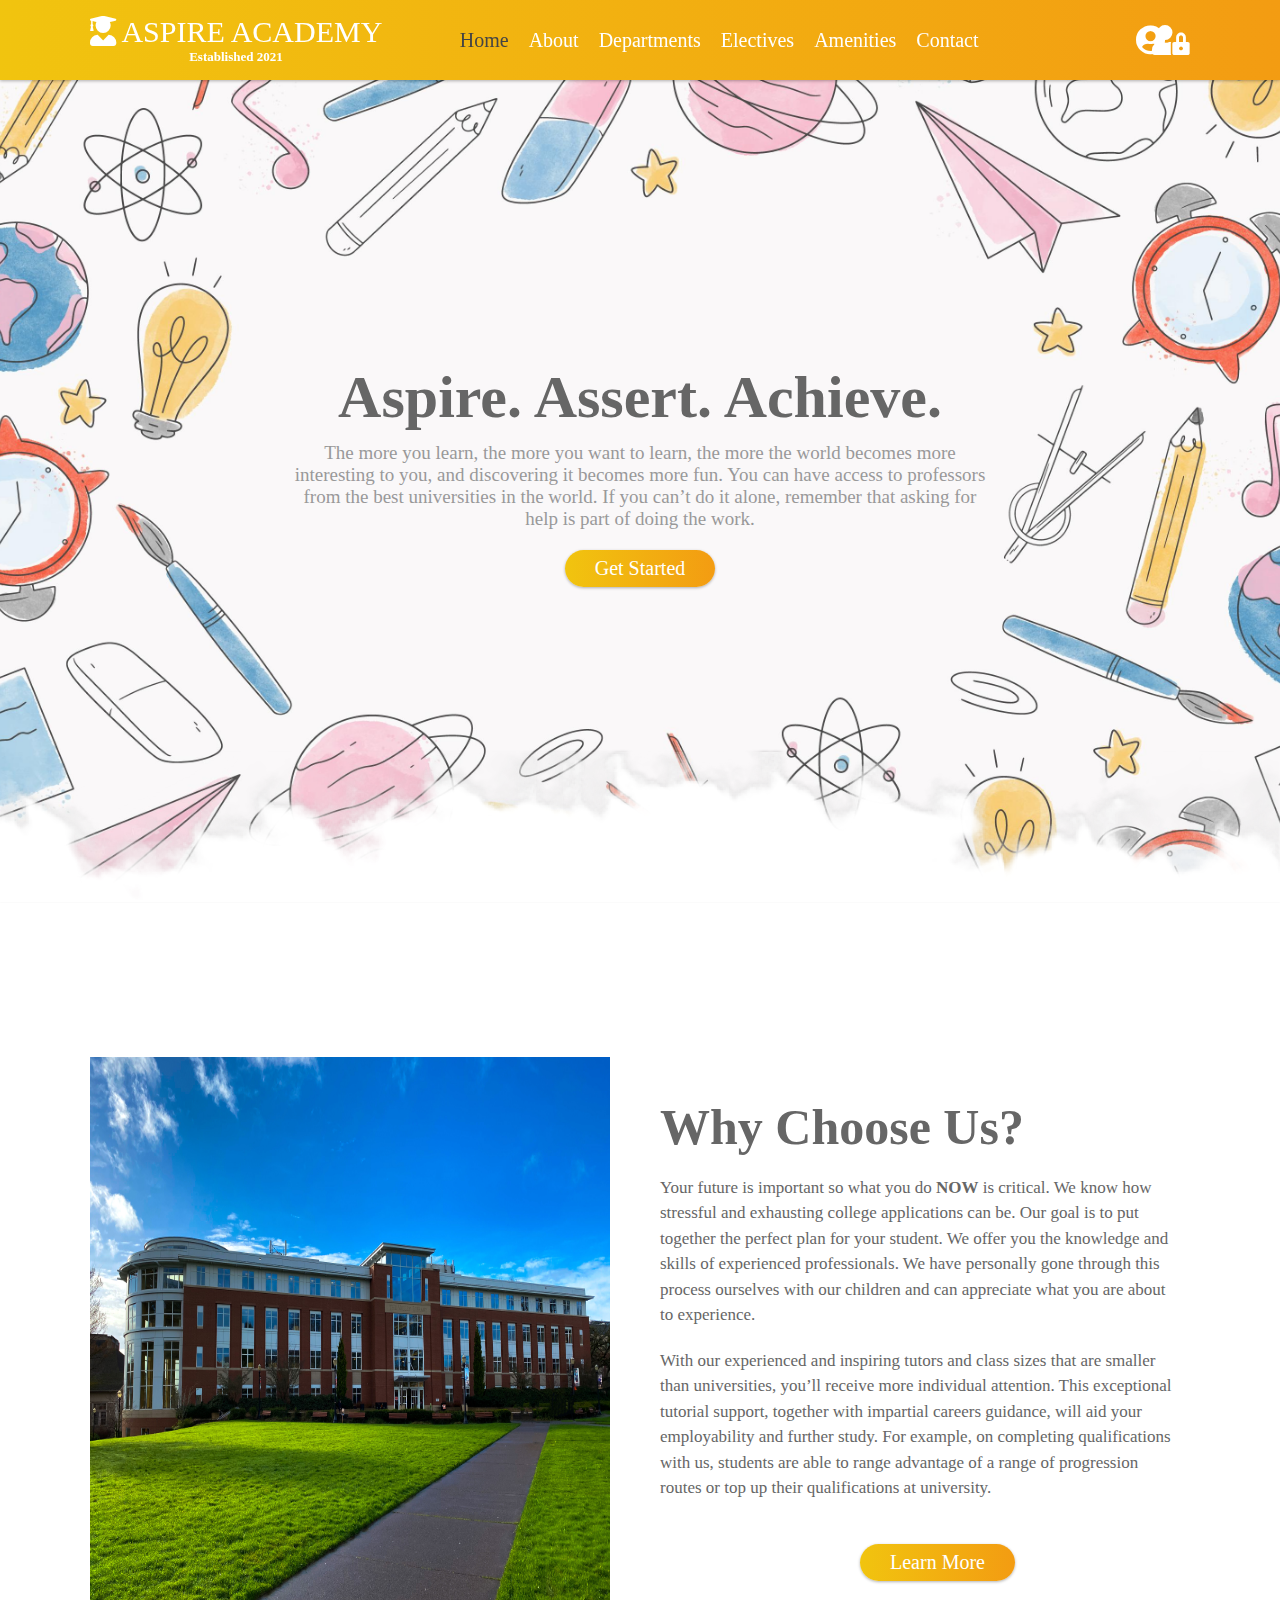
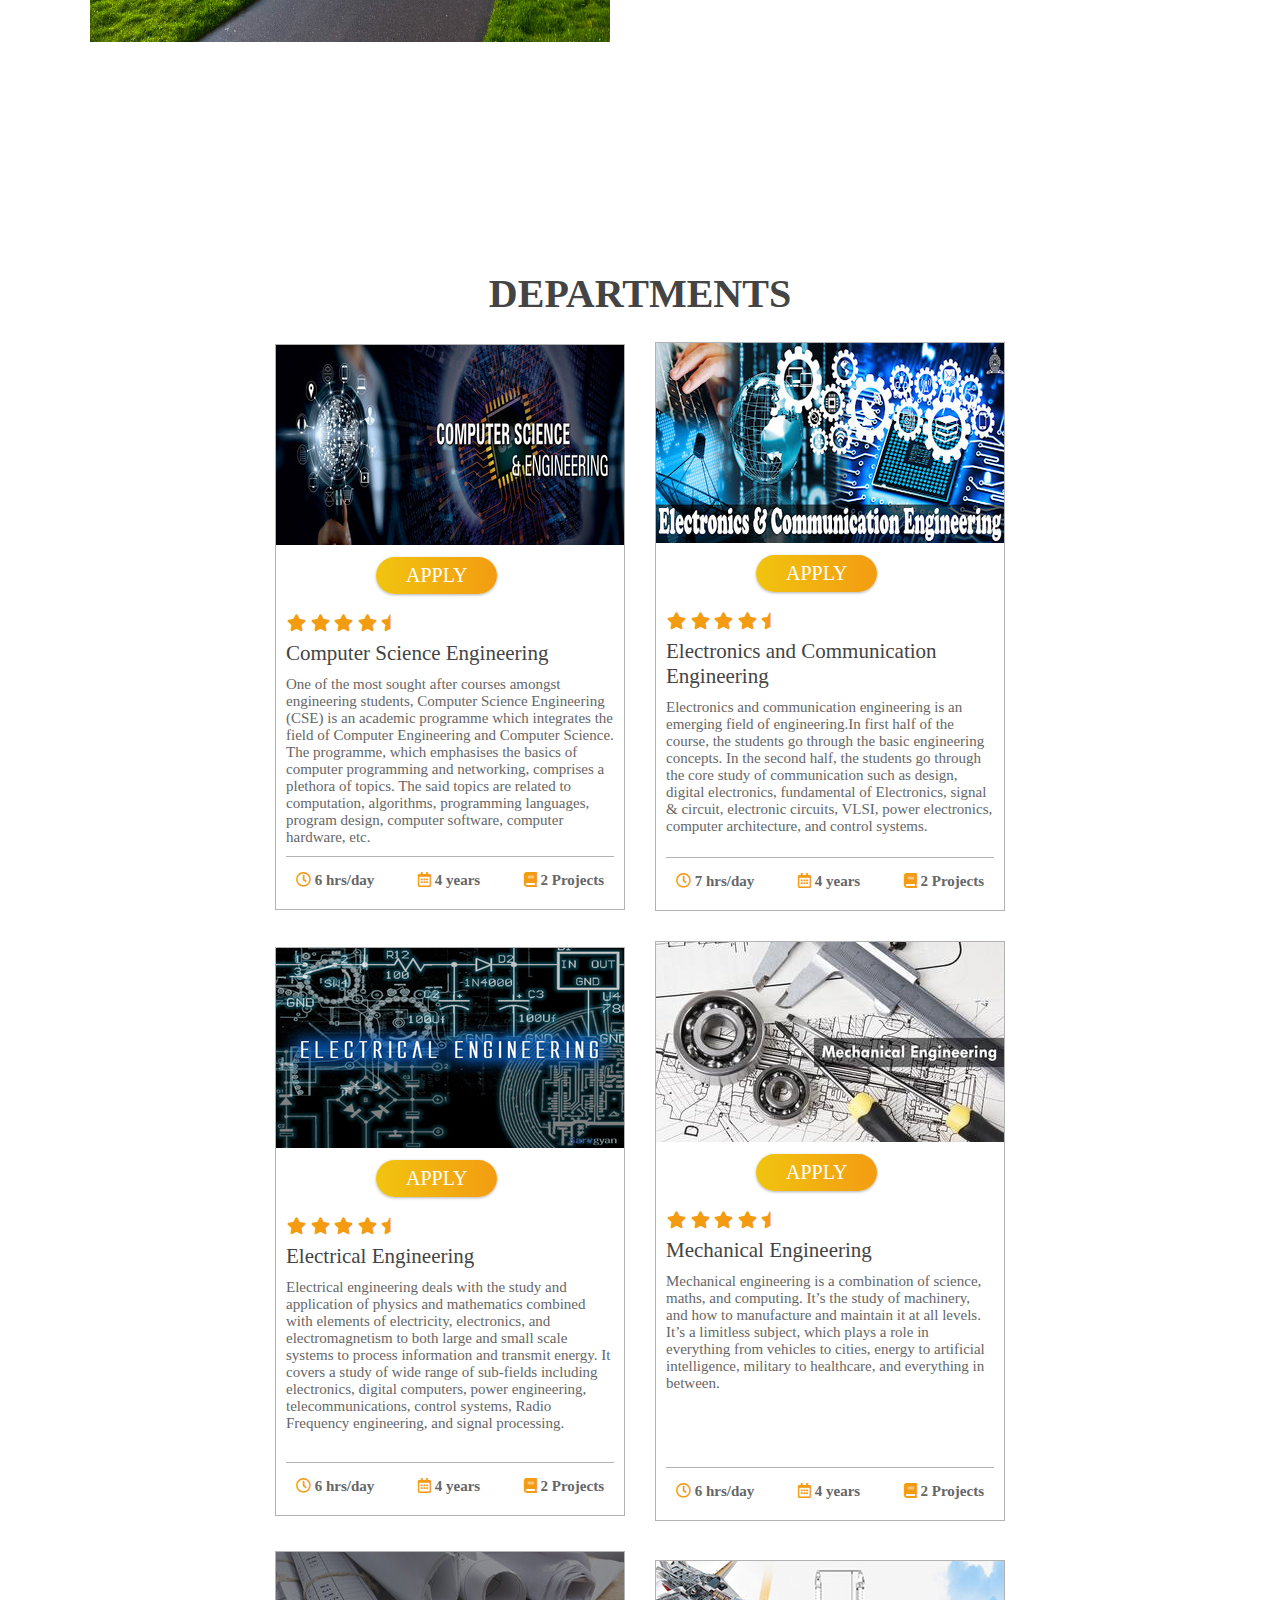
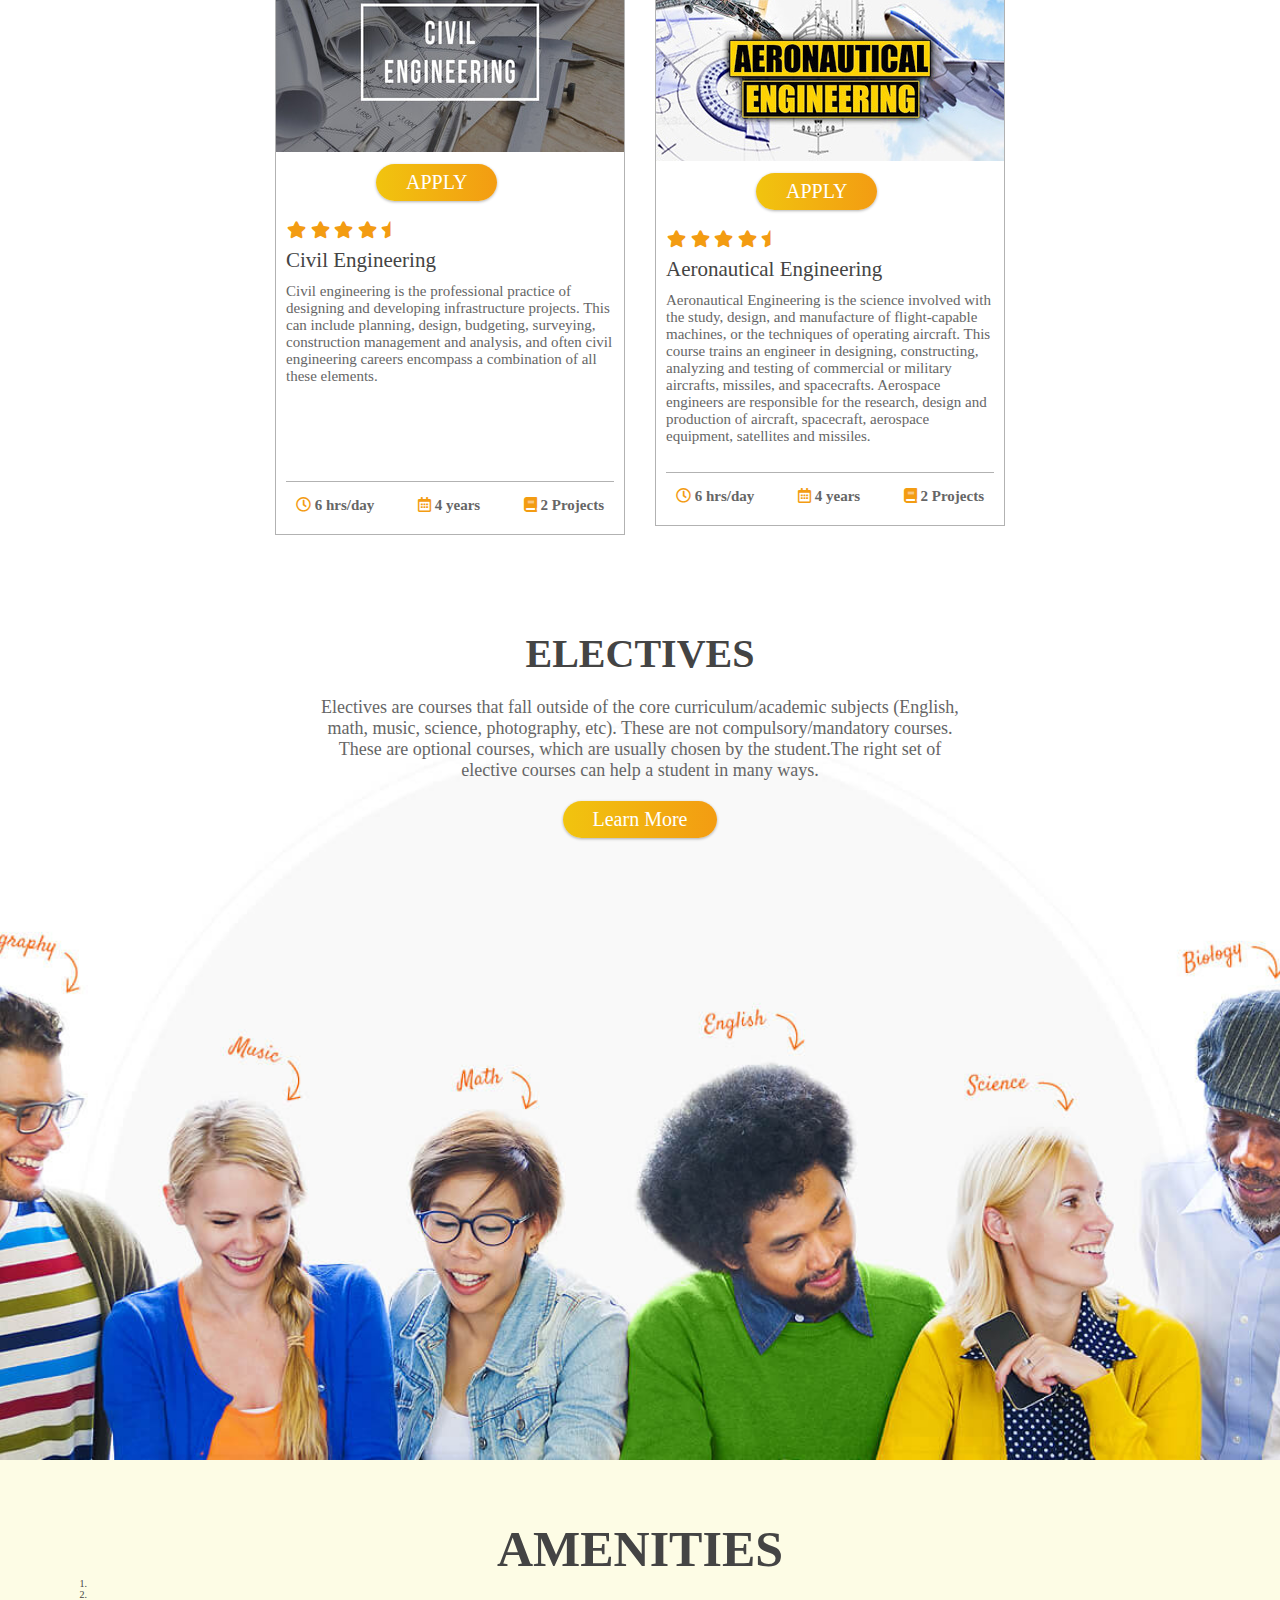
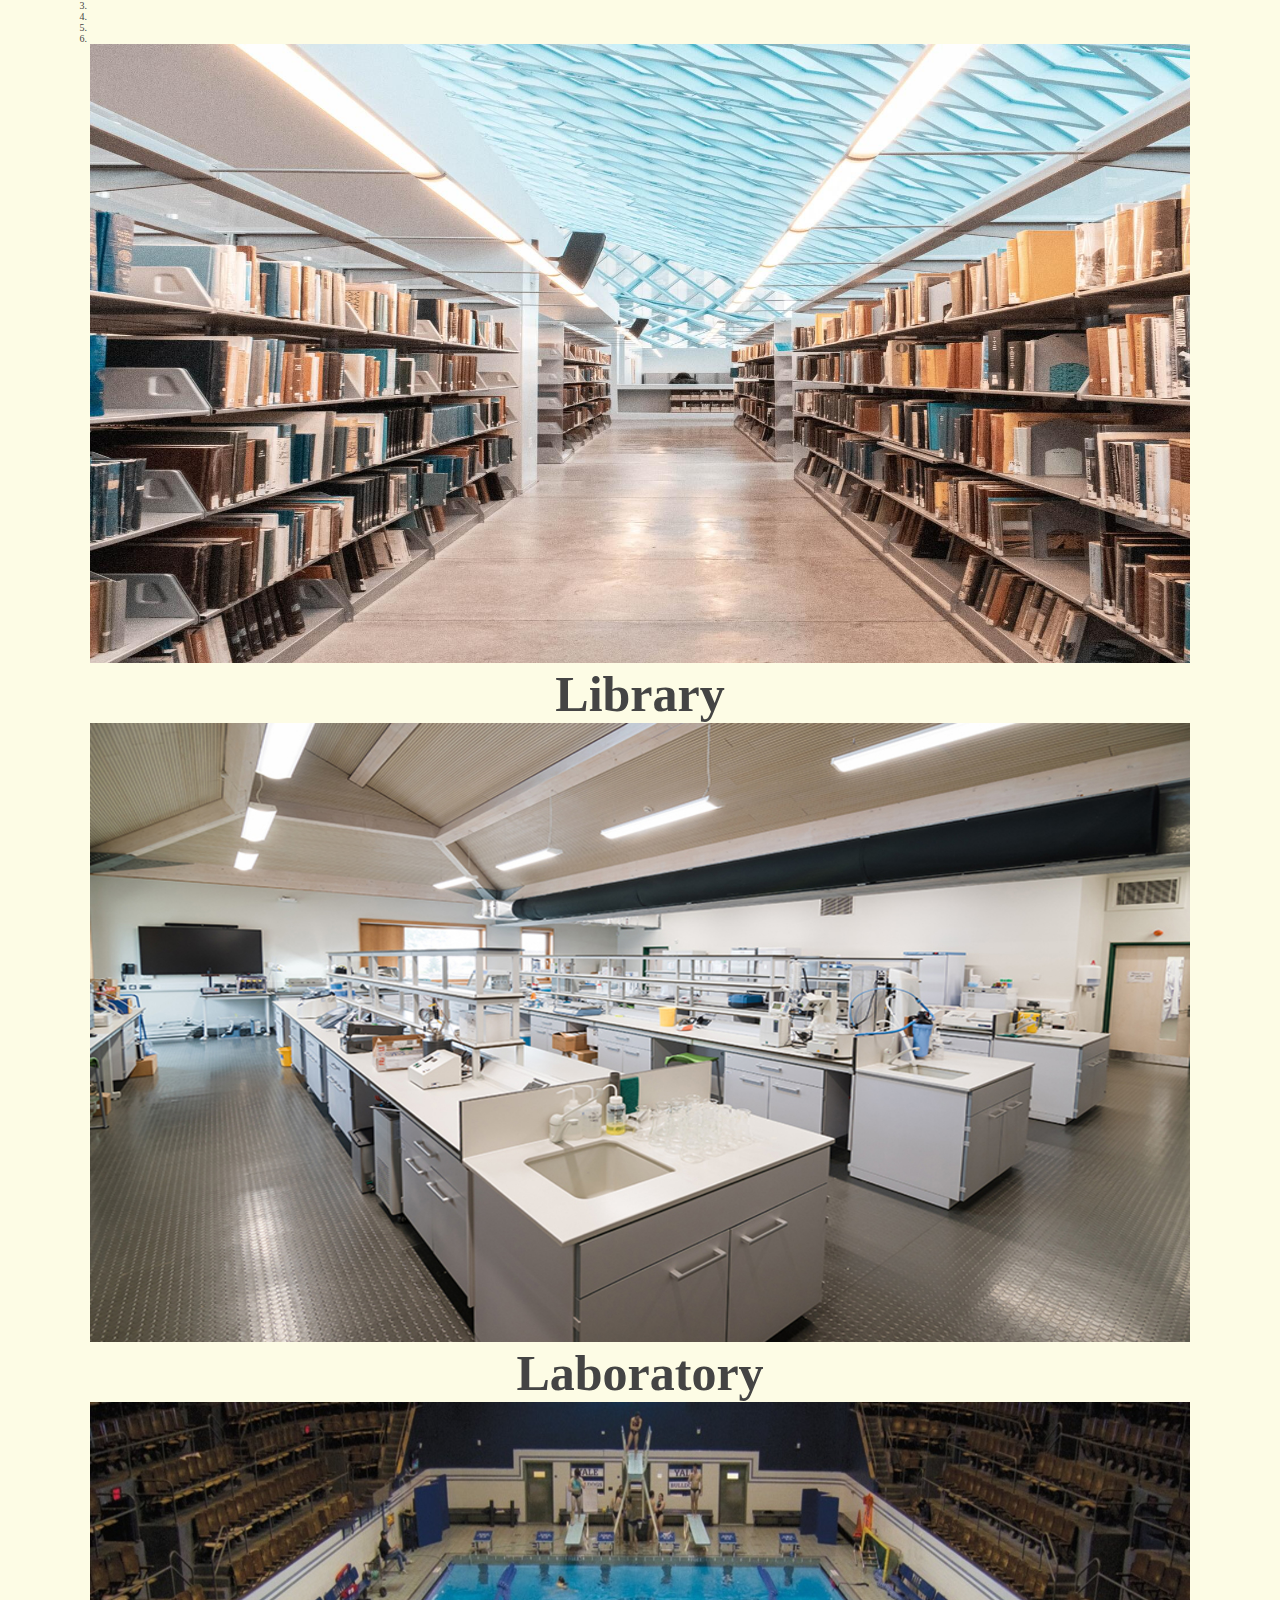
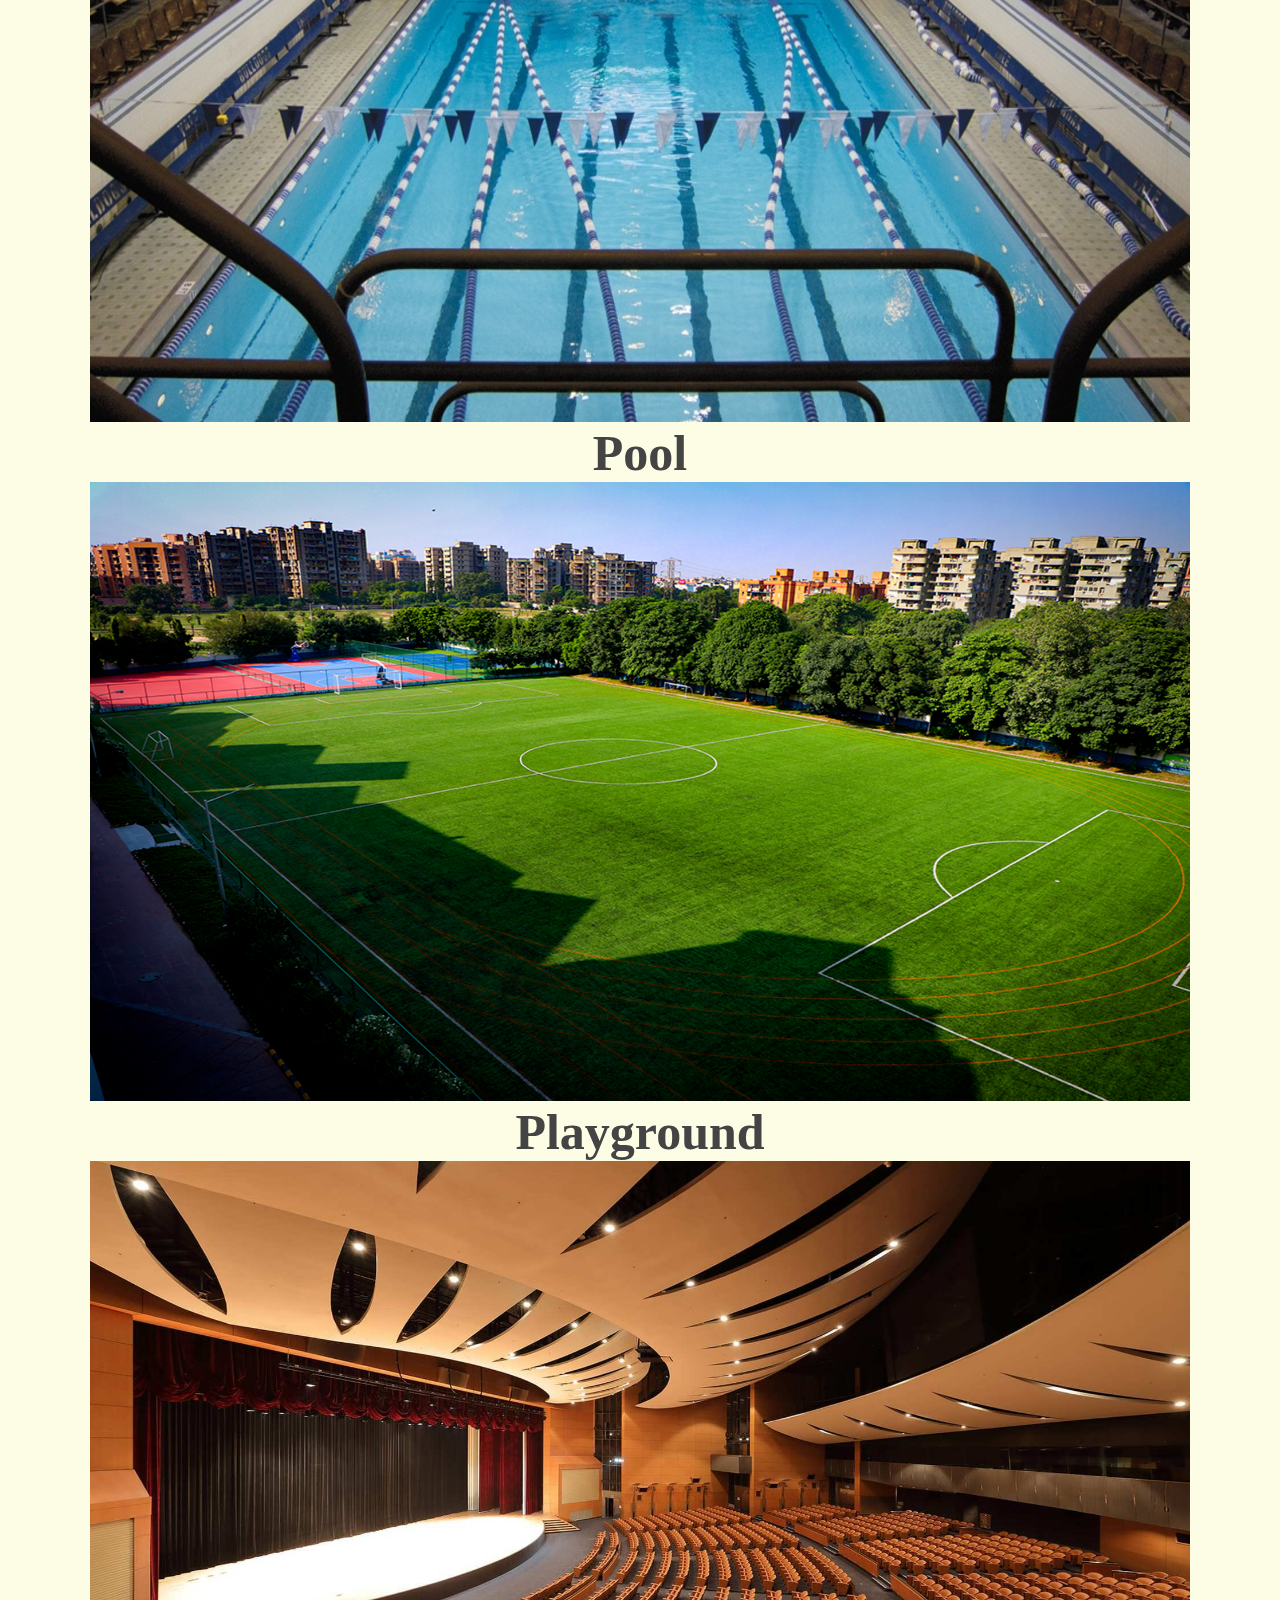
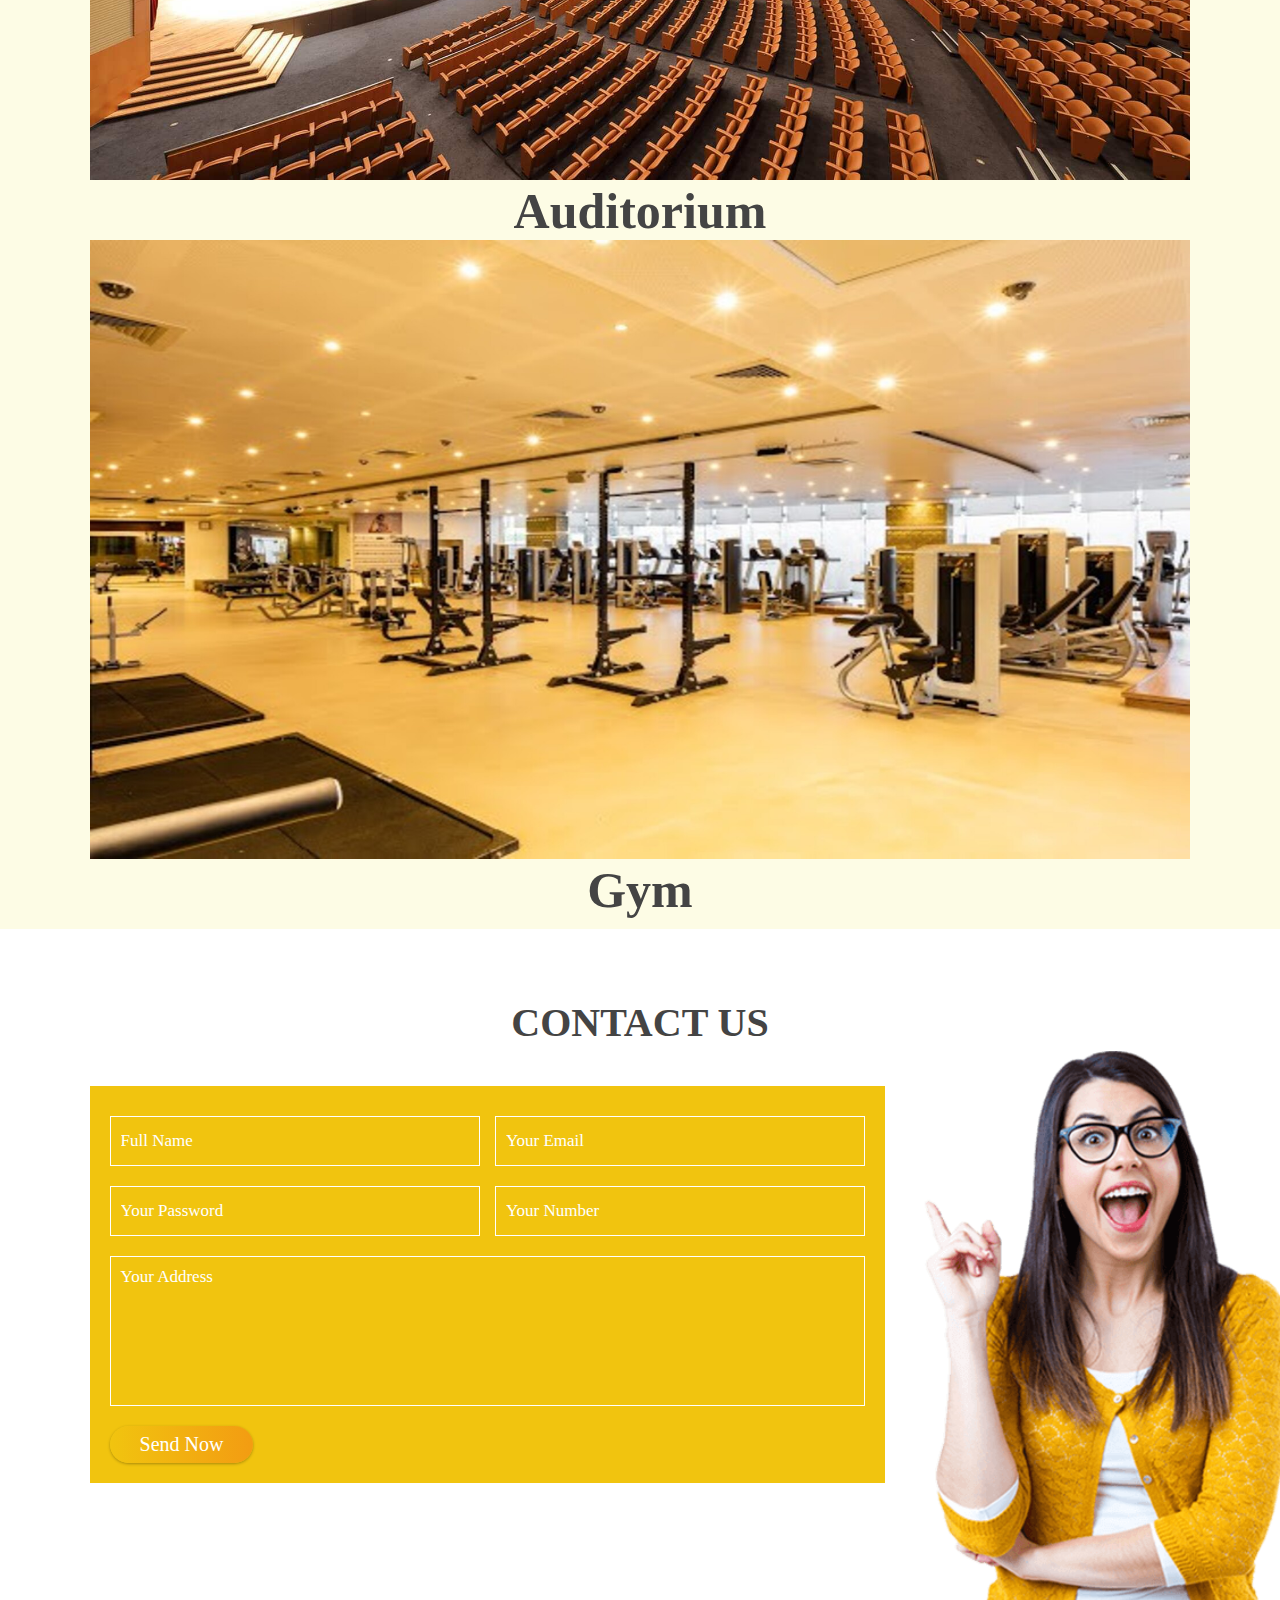
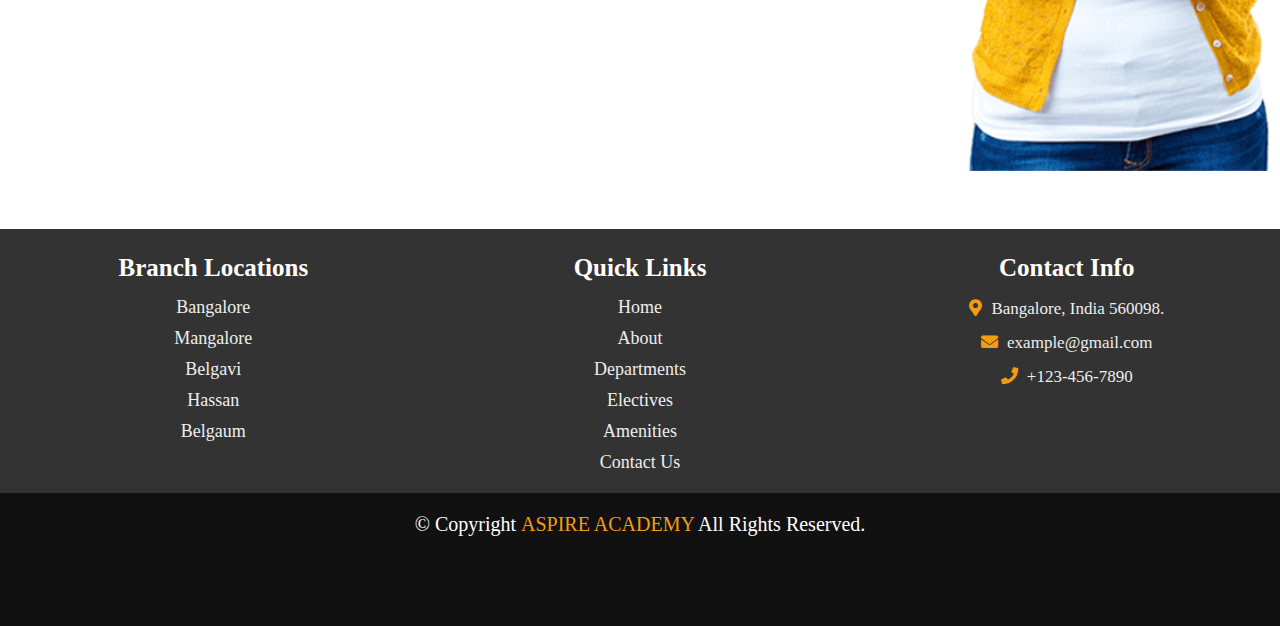
<file: index.html>
<!DOCTYPE html>
<html lang="en">
<head>
    <meta charset="UTF-8">
    <meta name="viewport" content="width=device-width, initial-scale=1.0">
    <title>ASPIRE ACADEMY</title>


    <!-- google fonts cdn link  -->
    <link rel="preconnect" href="https://fonts.gstatic.com">
    <link href="https://fonts.googleapis.com/css2?family=Montserrat:wght@100&family=Ubuntu:wght@300&display=swap" rel="stylesheet">


    <!-- font awesome cdn link  -->
    <link rel="stylesheet" href="https://cdnjs.cloudflare.com/ajax/libs/font-awesome/5.15.2/css/all.min.css">

    <!-- custom css file link  -->
    <link href="https://cdn.jsdelivr.net/npm/bootstrap@5.1.1/dist/css/bootstrap.min.css" rel="stylesheet" integrity="sha384-F3w7mX95PdgyTmZZMECAngseQB83DfGTowi0iMjiWaeVhAn4FJkqJByhZMI3AhiU" crossorigin="anonymous">
  <script src="https://cdn.jsdelivr.net/npm/bootstrap@5.1.1/dist/js/bootstrap.bundle.min.js" integrity="sha384-/bQdsTh/da6pkI1MST/rWKFNjaCP5gBSY4sEBT38Q/9RBh9AH40zEOg7Hlq2THRZ" crossorigin="anonymous"></script>
    <link rel="stylesheet" href="css/style.css">
    <link rel="icon" href="favicon.ico">

    <script src="https://code.jquery.com/jquery-3.5.1.slim.min.js" integrity="sha384-DfXdz2htPH0lsSSs5nCTpuj/zy4C+OGpamoFVy38MVBnE+IbbVYUew+OrCXaRkfj" crossorigin="anonymous"></script>

    <script src="https://cdn.jsdelivr.net/npm/popper.js@1.16.0/dist/umd/popper.min.js" integrity="sha384-Q6E9RHvbIyZFJoft+2mJbHaEWldlvI9IOYy5n3zV9zzTtmI3UksdQRVvoxMfooAo" crossorigin="anonymous"></script>

    <script src="https://stackpath.bootstrapcdn.com/bootstrap/4.5.0/js/bootstrap.min.js" integrity="sha384-OgVRvuATP1z7JjHLkuOU7Xw704+h835Lr+6QL9UvYjZE3Ipu6Tp75j7Bh/kR0JKI" crossorigin="anonymous"></script>


</head>
<body>

<!-- header section starts  -->

<header>

    <div id="menu" class="fas fa-bars"></div>

    <a href="#" class="logo"><i class="fas fa-user-graduate"></i> ASPIRE ACADEMY <br><h6 class="cen">Established 2021</h6></a>


    <nav class="navbar">
        <ul>
            <li><a class="active" href="#home">Home</a></li>
            <li><a href="#about">About</a></li>
            <li><a href="#course">Departments</a></li>
            <li><a href="#teacher">Electives</a></li>
            <li><a href="#Amenities">Amenities</a></li>
            <li><a href="#contact">Contact</a></li>
        </ul>
    </nav>

    <div id="login" class="fas fa-user-circle"></div>
    <div id="admin"<i class="fas fa-user-lock"></i></div>

</header>

<!-- header section ends -->

<!-- login form  -->

<div class="login-form">

    <form name="f1" action="login.php" method="POST" onsubmit="return validation()">
        <h3>Student Login</h3>
        <input type="email" name="username" placeholder="username" class="box" id="user">
        <input type="password" name="password" placeholder="password" class="box" id="pass">
        <p>Forgot Password? <a href="#">Click Here</a></p>
        <p>Don't have an account? <a href="#">Register Now</a></p>
        <input type="submit" class="btn" value="Login">
        <i class="fas fa-times"></i>
    </form>

    </div>
    <script>
          
          function validation()  
            {  
                var id=document.f1.user.value;  
                var ps=document.f1.pass.value;  
                if(id.length=="" && ps.length=="") {  
                    alert("User Name and Password fields are empty");  
                    return false;  
                }  
                else  
                {  
                    if(id.length=="") {  
                        alert("User Name is empty");  
                        return false;  
                    }   
                    if (ps.length=="") {  
                    alert("Password field is empty");  
                    return false;  
                    }  
                }                             
            }  
        
    </script>

    <div class="admin-form">

        <form action="">
            <h3>Admin Login</h3>
            <input type="email" name="username" placeholder="username" class="box" >
            <input type="password" name="password" placeholder="password" class="box">
            <p>Forgot Password? <a href="#">Click Here</a></p>
            <p>Don't have an account? <a href="#">Register Now</a></p>
            <input type="submit" class="btn" value="Login">
            <i class="fas fa-times"></i>
        </form>

    </div>







<!-- home section starts  -->

<section class="home" id="home">

    <h1><b>Aspire. Assert. Achieve.</b></h1>
    <p class="par">The more you learn, the more you want to learn, the more the world becomes more interesting to you, and discovering it becomes more fun. You can have access to professors from the best universities in the world. If you can’t do it alone, remember that asking for help is part of doing the work.</p>
    <a href="#"><button class="btn">Get Started</button></a>

    <div class="shape"></div>

</section>

<!-- home section ends -->

<!-- about section starts  -->

<section class="about" id="about">

    <div class="image">
        <img src="images/about-image.jpg" alt="">
    </div>

    <div class="content cont">
        <h1><b>Why Choose Us?</b></h1>
        <p>Your future is important so what you do <b>NOW</b> is critical. We know how stressful and exhausting college applications can be. Our goal is to put together the perfect plan for your student. We offer you the knowledge and skills of experienced professionals. We have personally gone through this process ourselves with our children and can appreciate what you are about to experience.</p>
        <p>With our experienced and inspiring tutors and class sizes that are smaller than universities, you’ll receive more individual attention. This exceptional tutorial support, together with impartial careers guidance, will aid your employability and further study. For example, on completing qualifications with us, students are able to range advantage of a range of progression routes or top up their qualifications at university.</p>
        <a href="#"><button class="btn btn1">Learn More</button></a>
    </div>

</section>

<!-- about section ends -->

<!-- course section starts  -->

<section class="course" id="course">

<h1 class="heading"><b>DEPARTMENTS</b></h1>

<div class="box-container">

    <div class="box">
        <img src="images/course1.jpg" alt="">
        <h3><a href="#"><button class="btn btn2">APPLY</button></a></h3>
        <div class="content">

            <div class="stars">
                <i class="fas fa-star"></i>
                <i class="fas fa-star"></i>
                <i class="fas fa-star"></i>
                <i class="fas fa-star"></i>
                <i class="fas fa-star-half"></i>
            </div>
            <a href="#" class="title">Computer Science Engineering</a>
            <p>One of the most sought after courses amongst engineering students, Computer Science Engineering (CSE) is an academic programme which integrates the field of Computer Engineering and Computer Science. The programme, which emphasises the basics of computer programming and networking, comprises a plethora of topics. The said topics are related to computation, algorithms, programming languages, program design, computer software, computer hardware, etc.</p>
            <div class="info">
                <h3> <i class="far fa-clock"></i> 6 hrs/day </h3>
                <h3> <i class="far fa-calendar-alt"></i> 4 years </h3>
                <h3> <i class="fas fa-book"></i> 2 Projects </h3>
            </div>
        </div>
    </div>

    <div class="box">
        <img src="images/course2.jpg" alt="">
        <h3><a href="#"><button class="btn btn2">APPLY</button></a></h3>
        <div class="content">
            <div class="stars">
                <i class="fas fa-star"></i>
                <i class="fas fa-star"></i>
                <i class="fas fa-star"></i>
                <i class="fas fa-star"></i>
                <i class="fas fa-star-half"></i>
            </div>
            <a href="#" class="title">Electronics and Communication Engineering</a>
            <p class="para">Electronics and communication engineering is an emerging field of engineering.In first half of the course, the students go through the basic engineering concepts. In the second half, the students go through the core study of communication such as design, digital electronics, fundamental of Electronics, signal & circuit, electronic circuits, VLSI, power electronics, computer architecture, and control systems.</p>
            <div class="info">
                <h3> <i class="far fa-clock"></i> 7 hrs/day </h3>
                <h3> <i class="far fa-calendar-alt"></i> 4 years </h3>
                <h3> <i class="fas fa-book"></i> 2 Projects </h3>
            </div>
        </div>
    </div>

    <div class="box">
        <img src="images/course3.jpg" alt="">
        <h3><a href="#"><button class="btn btn2">APPLY</button></a></h3>
        <div class="content">
            <div class="stars">
                <i class="fas fa-star"></i>
                <i class="fas fa-star"></i>
                <i class="fas fa-star"></i>
                <i class="fas fa-star"></i>
                <i class="fas fa-star-half"></i>
            </div>
            <a href="#" class="title">Electrical Engineering</a>
            <p class="para1">Electrical engineering deals with the study and application of physics and mathematics combined with elements of electricity, electronics, and electromagnetism to both large and small scale systems to process information and transmit energy. It covers a study of wide range of sub-fields including electronics, digital computers, power engineering, telecommunications, control systems, Radio Frequency engineering, and signal processing.</p>
            <div class="info">
                <h3> <i class="far fa-clock"></i> 6 hrs/day </h3>
                <h3> <i class="far fa-calendar-alt"></i> 4 years </h3>
                <h3> <i class="fas fa-book"></i> 2 Projects </h3>
            </div>
        </div>
    </div>

    <div class="box">
        <img src="images/course4.jpg" alt="">
        <h3><a href="#"><button class="btn btn2">APPLY</button></a></h3>
        <div class="content">
            <div class="stars">
                <i class="fas fa-star"></i>
                <i class="fas fa-star"></i>
                <i class="fas fa-star"></i>
                <i class="fas fa-star"></i>
                <i class="fas fa-star-half"></i>
            </div>
            <a href="#" class="title">Mechanical Engineering</a>
            <p class="para2">Mechanical engineering is a combination of science, maths, and computing. It’s the study of machinery, and how to manufacture and maintain it at all levels. It’s a limitless subject, which plays a role in everything from vehicles to cities, energy to artificial intelligence, military to healthcare, and everything in between.</p>
            <div class="info">
                <h3> <i class="far fa-clock"></i> 6 hrs/day </h3>
                <h3> <i class="far fa-calendar-alt"></i> 4 years  </h3>
                <h3> <i class="fas fa-book"></i> 2 Projects </h3>
            </div>
        </div>
    </div>

    <div class="box">
        <img src="images/course5.jpg" alt="">
        <h3><a href="#"><button class="btn btn2">APPLY</button></a></h3>
        <div class="content">
            <div class="stars">
                <i class="fas fa-star"></i>
                <i class="fas fa-star"></i>
                <i class="fas fa-star"></i>
                <i class="fas fa-star"></i>
                <i class="fas fa-star-half"></i>
            </div>
            <a href="#" class="title">Civil Engineering</a>
            <p class="para3">Civil engineering is the professional practice of designing and developing infrastructure projects. This can include planning, design, budgeting, surveying, construction management and analysis, and often civil engineering careers encompass a combination of all these elements.</p>
            <div class="info">
                <h3> <i class="far fa-clock"></i> 6 hrs/day </h3>
                <h3> <i class="far fa-calendar-alt"></i> 4 years </h3>
                <h3> <i class="fas fa-book"></i> 2 Projects </h3>
            </div>
        </div>
    </div>

    <div class="box">
        <img src="images/course6.jpg" alt="">
        <h3><a href="#"><button class="btn btn2">APPLY</button></a></h3>
        <div class="content">
            <div class="stars">
                <i class="fas fa-star"></i>
                <i class="fas fa-star"></i>
                <i class="fas fa-star"></i>
                <i class="fas fa-star"></i>
                <i class="fas fa-star-half"></i>
            </div>
            <a href="#" class="title">Aeronautical Engineering</a>
            <p class="para4">Aeronautical Engineering is the science involved with the study, design, and manufacture of flight-capable machines, or the techniques of operating aircraft. This course trains an engineer in designing, constructing, analyzing and testing of commercial or military aircrafts, missiles, and spacecrafts. Aerospace engineers are responsible for the research, design and production of aircraft, spacecraft, aerospace equipment, satellites and missiles.</p>
            <div class="info">
                <h3> <i class="far fa-clock"></i> 6 hrs/day  </h3>
                <h3> <i class="far fa-calendar-alt"></i> 4 years </h3>
                <h3> <i class="fas fa-book"></i> 2 Projects </h3>
            </div>
        </div>
    </div>

</div>

</section>

<!-- course section ends -->

<!-- teacher section starts  -->

<section class="teacher" id="teacher">

<h1 class="heading"><b>ELECTIVES</b></h1>

<p> Electives are courses that fall outside of the core curriculum/academic subjects (English, math, music, science, photography, etc). These are not compulsory/mandatory courses. These are optional courses, which are usually chosen by the student.The right set of elective courses can help a student in many ways.</p>

<a href="#"><button class="btn">Learn More</button></a>

</section>

<!-- teacher section ends -->

<!-- contact section starts  -->

<section id="Amenities">
  <h1><b>AMENITIES</b></h1>
  <main>
  	<div class="container">
  		<div class="carousel slide" id="main-carousel" data-ride="carousel">
  			<ol class="carousel-indicators">
  				<li data-target="#main-carousel" data-slide-to="0" class="active"></li>
  				<li data-target="#main-carousel" data-slide-to="1"></li>
  				<li data-target="#main-carousel" data-slide-to="2"></li>
  				<li data-target="#main-carousel" data-slide-to="3"></li>
          <li data-target="#main-carousel" data-slide-to="4"></li>
          <li data-target="#main-carousel" data-slide-to="5"></li>
  			</ol><!-- /.carousel-indicators -->

  			<div class="carousel-inner">
  				<div class="carousel-item active">
  					<img class="d-block img-fluid" src="images\library.jpg" alt="">
  					<div class="carousel-caption d-none d-md-block">
  						<h1>Library</h1>
  					</div>
  				</div>
  				<div class="carousel-item">
  					<img class="d-block img-fluid" src="images\lab.jpg" alt="">
  					<div class="carousel-caption d-none d-md-block">
  						<h1>Laboratory</h1>

  					</div>
  				</div>
  				<div class="carousel-item">
  					<img class="d-block img-fluid" src="images\pool.jpg" alt="">
  					<div class="carousel-caption d-none d-md-block">
  						<h1>Pool</h1>

  					</div>
  				</div>
  				<div class="carousel-item">
  					<img src="images\ground.png" alt="" class="d-block img-fluid">
  					<div class="carousel-caption d-none d-md-block">
  						<h1>Playground</h1>

  					</div>
  				</div>
          <div class="carousel-item">
  					<img src="images\auditorium.jpg" alt="" class="d-block img-fluid">
  					<div class="carousel-caption d-none d-md-block">
  						<h1>Auditorium</h1>

  					</div>
  				</div>
          <div class="carousel-item">
  					<img src="images\gym.jpg" alt="" class="d-block img-fluid">
  					<div class="carousel-caption d-none d-md-block">
  						<h1>Gym</h1>

  					</div>
  				</div>
  			</div><!-- /.carousel-inner -->

  			<a href="#main-carousel" class="carousel-control-prev" data-slide="prev">
  				<span class="carousel-control-prev-icon"></span>
  				<span class="sr-only" aria-hidden="true">Prev</span>
  			</a>
  			<a href="#main-carousel" class="carousel-control-next" data-slide="next">
  				<span class="carousel-control-next-icon"></span>
  				<span class="sr-only" aria-hidden="true">Next</span>
  			</a>
  		</div><!-- /.carousel -->
  	</div><!-- /.container -->
</section>

<section class="contact" id="contact">

<h1 class="heading"><b>CONTACT US</b></h1>

<div class="row">

    <form action="form.php" method="POST">
        <input type="text" name="name" placeholder="full name" class="box">
        <input type="email" name="email" placeholder="your email" class="box">
        <input type="password" name="password" placeholder="your password" class="box">
        <input type="number" name="number" placeholder="your number" class="box">
        <textarea name="address" id="" cols="30" rows="10" class="box address"  placeholder="your address"></textarea>
        <input type="submit" class="btn bt" value="Send Now">
    </form>

    <div class="image">
        <img src="images/contact-img.png" alt="">
    </div>

</div>

</section>

<!-- contact section ends -->

<!-- footer section starts  -->

<div class="footer">

    <div class="box-container">

        <div class="box">
            <h3>Branch Locations</h3>
            <a href="#">Bangalore</a>
            <a href="#">Mangalore</a>
            <a href="#">Belgavi</a>
            <a href="#">Hassan</a>
            <a href="#">Belgaum</a>
        </div>

        <div class="box">
            <h3>Quick Links</h3>
            <a href="#home">Home</a>
            <a href="#about">About</a>
            <a href="#course">Departments</a>
            <a href="#teacher">Electives</a>
            <a href="#Amenities">Amenities</a>
            <a href="#contact">Contact Us</a>
        </div>

        <div class="box">
            <h3>Contact Info</h3>
            <p> <i class="fas fa-map-marker-alt"></i> Bangalore, India 560098. </p>
            <p> <i class="fas fa-envelope"></i> example@gmail.com </p>
            <p> <i class="fas fa-phone"></i> +123-456-7890 </p>
        </div>

    </div>

    <h1 class="credit">© Copyright&nbsp;<a href="#">ASPIRE ACADEMY</a> All Rights Reserved. </h1>

</div>

<!-- footer section ends -->





















<!-- jquery cdn link  -->
<script src="https://cdnjs.cloudflare.com/ajax/libs/jquery/3.6.0/jquery.min.js"></script>

<!-- custom js file link  -->
<script src="js/script.js"></script>

</body>
</html>
</file>
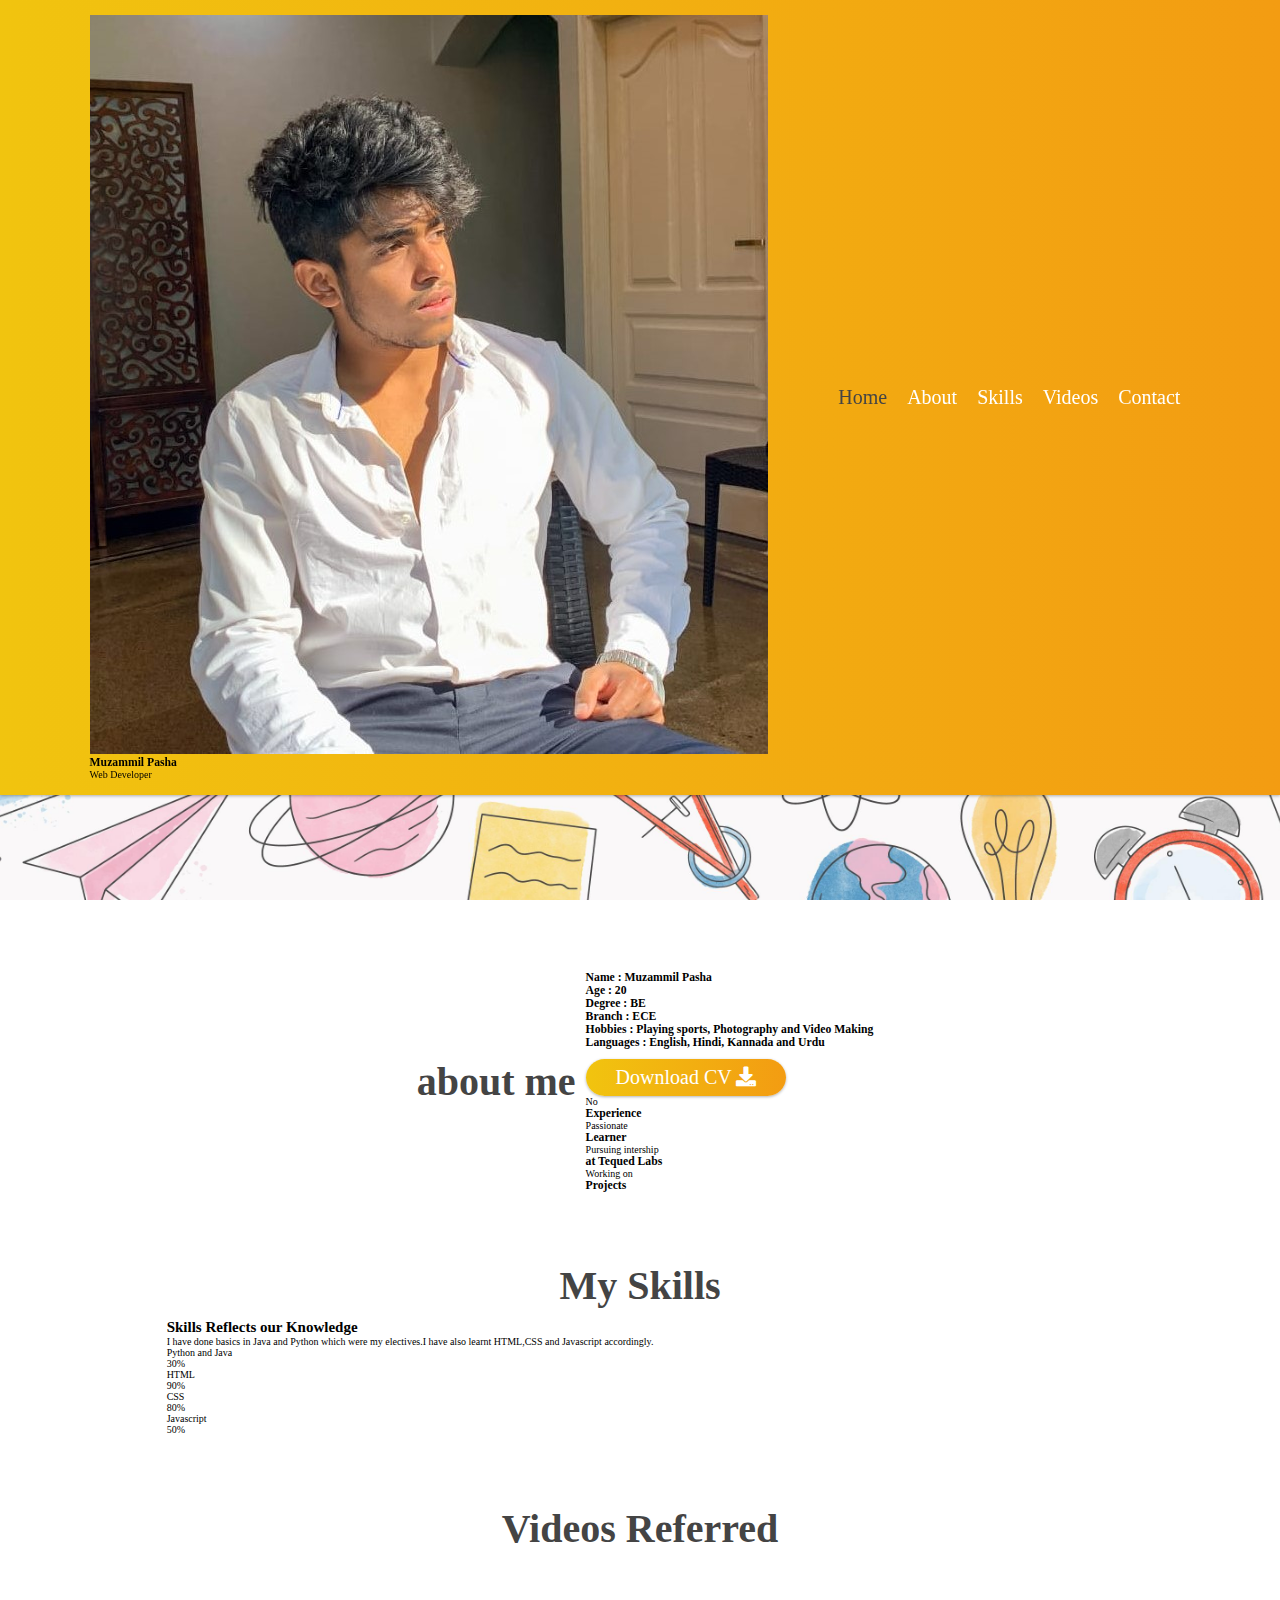
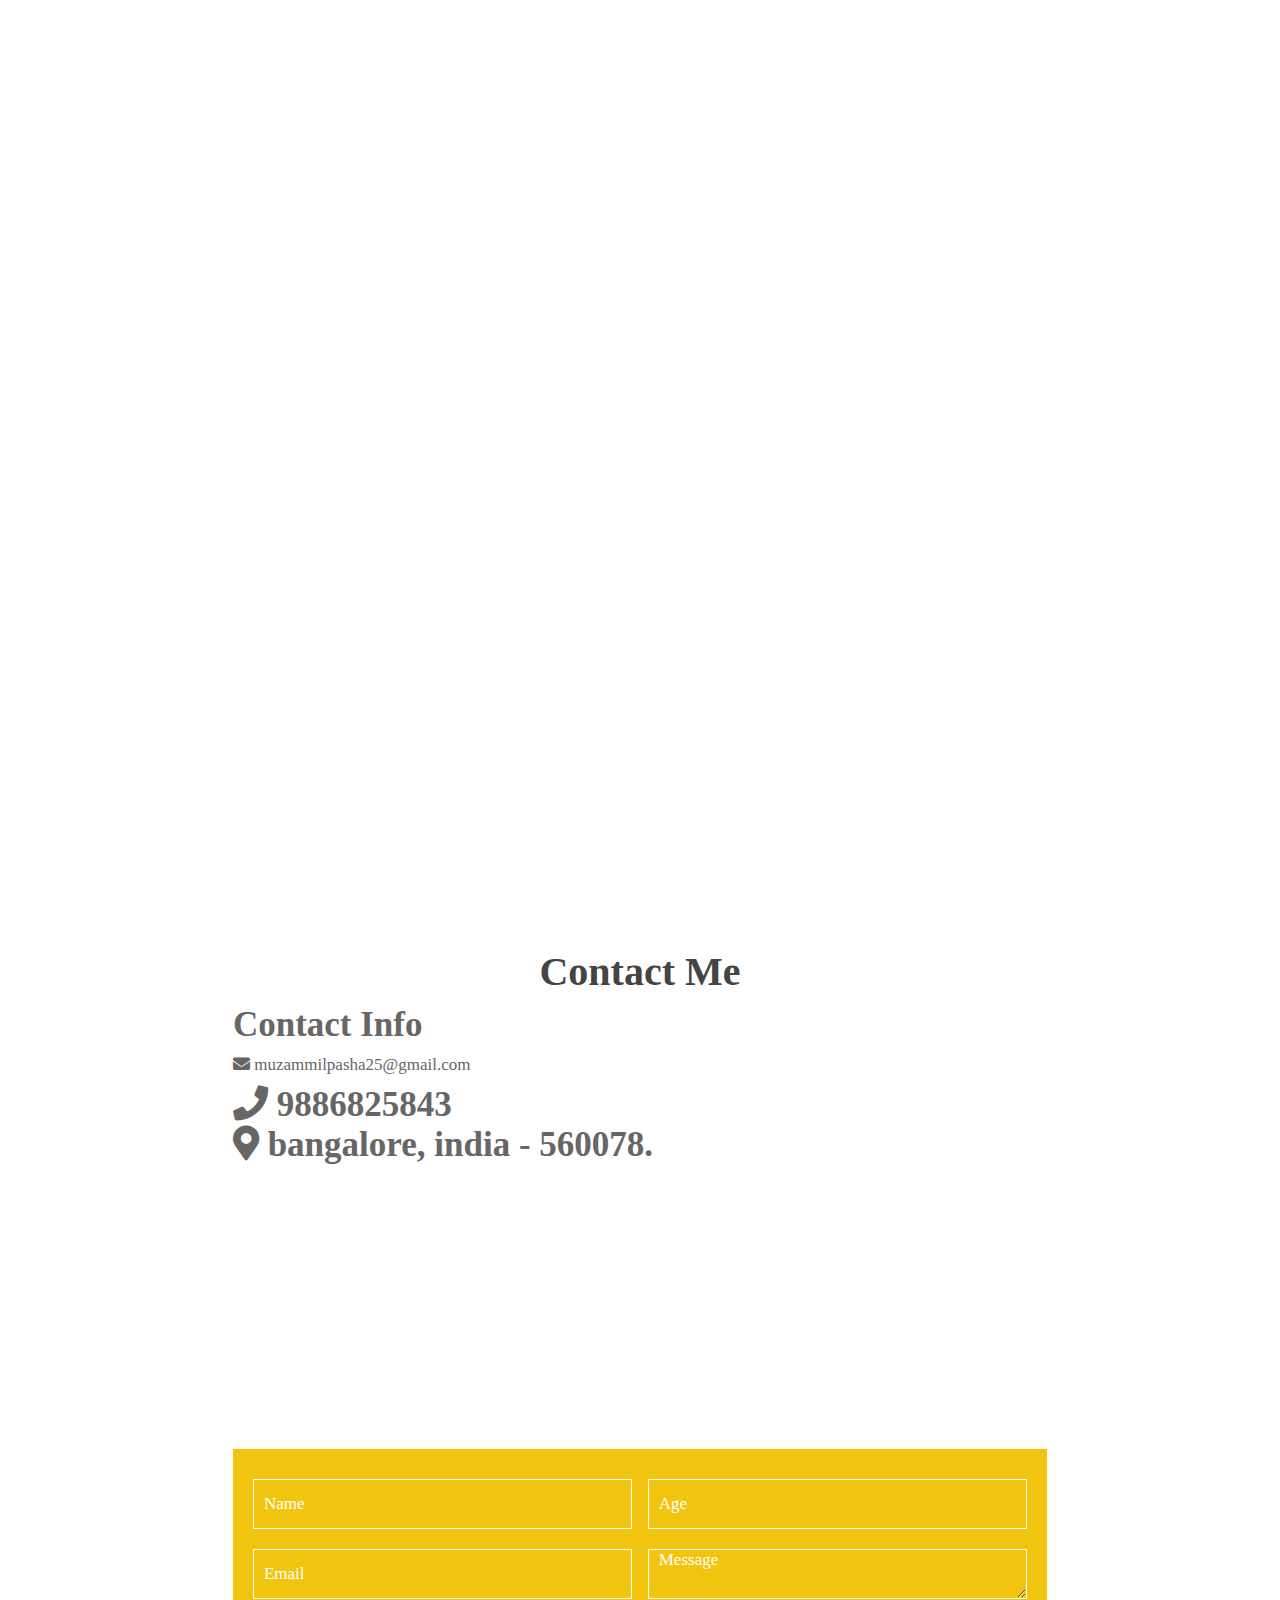
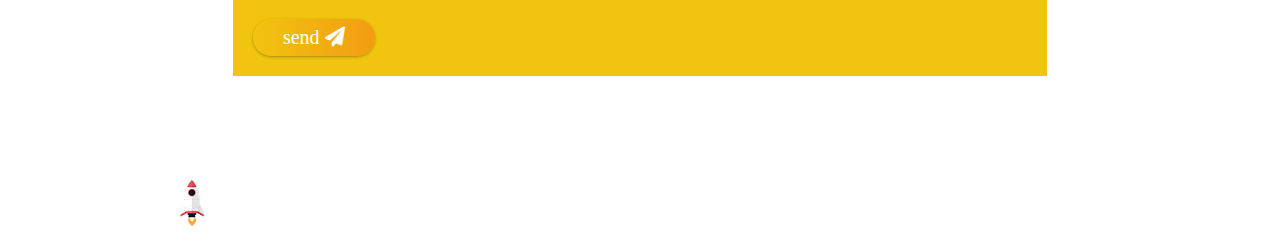
<file: portfolio.html>
<!DOCTYPE html>
<html lang="en">
<head>
    <meta charset="UTF-8">
    <meta http-equiv="X-UA-Compatible" content="IE=edge">
    <meta name="viewport" content="width=device-width, initial-scale=1.0">
    <title>MY PORTFOLIO</title>
    <link rel="stylesheet" href="https://cdnjs.cloudflare.com/ajax/libs/font-awesome/5.15.2/css/all.min.css">
    <link rel="stylesheet" href="css/style.css">

</head>
<body>
    <header>
        <div class="user">
            <img src="images/muza2.jpeg">
            <h3 class="name">Muzammil Pasha</h3>
            <p class="post">Web Developer</p>
        </div>
        <nav class="navbar">
            <ul>
                <li><a href="#home">Home</a></li>
                <li><a href="#about">About</a></li>
                <li><a href="#skills">Skills</a></li>
                <li><a href="#videos">Videos</a></li>
                <li><a href="#contact">Contact</a></li>
            </ul>
        </nav>
    </header>

    <div id="menu" class="fas fa-bars"></div>

    <section class="home" id="home">

        <h3>HI THERE !</h3>
        <h1>I'M <span>Muzammil Pasha</span></h1>
        <p>Welcome to my Potfolio. I'm passionate to creating websites and working on it.
        </p>
        <a href="#about"><button class="btn">About me<i class="fas fa-user"></i></button></a>

    </section>


    <section class="about" id="about">

        <h1 class="heading"> <span>about</span> me </h1>
        <div class="row">

            <div class="info">
                <h3> <span> Name : </span>Muzammil Pasha </h3>
                <h3> <span> Age : </span> 20 </h3>
                <h3> <span> Degree : </span> BE </h3>
                <h3> <span> Branch : </span> ECE </h3>
                <h3> <span> Hobbies : </span> Playing sports, Photography and Video Making </h3>
                <h3> <span> Languages : </span> English, Hindi, Kannada and Urdu </h3>
                
                <a href="#"><button class="btn"> Download CV <i class="fas fa-download"></i> </button></a>
            </div>

            <div class="counter">

                <div class="box">
                    <span>No</span>
                    <h3>Experience</h3>
                </div>
                
                <div class="box">
                    <span>Passionate</span>
                    <h3>Learner</h3>
                </div>
        
                <div class="box">
                    <span>Pursuing intership</span>
                    <h3>at Tequed Labs</h3>
                </div>
        
                <div class="box">
                    <span>Working on</span>
                    <h3>Projects</h3>
                </div>
            </div>
            
        </div>

        <section class="skills" id="skills">

            <h1 class="heading"> My <span>Skills</span> </h1>
            <div class="skill-details">
                <div class="left">
                    <h2 class="topic">Skills Reflects our Knowledge</h2>
                    <p>I have done basics in <span>Java</span> and <span>Python</span> which were my electives.I have also learnt <span>HTML</span>,<span>CSS</span> and <span>Javascript</span> accordingly.  </p>
                </div>
                <div class="boxes">
                    <div class="box">
                        <div class="topic">Python and Java</div>
                        <div class="num">30%</div>
                    </div>
                    <div class="box">
                        <div class="topic">HTML</div>
                        <div class="num">90%</div>
                    </div>
                    <div class="box">
                        <div class="topic">CSS</div>
                        <div class="num">80%</div>
                    </div>
                    <div class="box">
                        <div class="topic">Javascript</div>
                        <div class="num">50%</div>
                    </div>
                </div>
            </div>
    

            <section class="videos" id="videos">
                <h1 class="heading"> Videos <span>Referred</span> </h1>
                <div class="box-container">

                    <div class="box">
                        <iframe width="100%" height="300" src="https://www.youtube.com/embed/MDLn5-zSQQI" title="YouTube video player" frameborder="0" allow="accelerometer; autoplay; clipboard-write; encrypted-media; gyroscope; picture-in-picture" allowfullscreen></iframe>
                    </div>
                
                    <div class="box">
                        <iframe width="100%" height="300" src="https://www.youtube.com/embed/1PnVor36_40" title="YouTube video player" frameborder="0" allow="accelerometer; autoplay; clipboard-write; encrypted-media; gyroscope; picture-in-picture" allowfullscreen></iframe>
                    </div>
                
                    <div class="box">
                        <iframe width="100%" height="300" src="https://www.youtube.com/embed/W6NZfCO5SIk" title="YouTube video player" frameborder="0" allow="accelerometer; autoplay; clipboard-write; encrypted-media; gyroscope; picture-in-picture" allowfullscreen></iframe>
                    </div>

            </section>

            <section class="contact" id="contact">

                <h1 class="heading"> <span>Contact</span> Me </h1>
                
                <div class="row">
                
                    <div class="content">
                
                        <h3 class="title">Contact Info</h3>
                
                        <div class="info">
                            <p><i class="fas fa-envelope"></i> muzammilpasha25@gmail.com</p>
                            <h3> <i class="fas fa-phone"></i> 9886825843 </h3>                       
                            <h3> <i class="fas fa-map-marker-alt"></i> bangalore, india - 560078. </h3>
                            <h2><iframe src="https://www.google.com/maps/embed?pb=!1m18!1m12!1m3!1d248849.88654003857!2d77.49085274762706!3d12.953959987171352!2m3!1f0!2f0!3f0!3m2!1i1024!2i768!4f13.1!3m3!1m2!1s0x3bae1670c9b44e6d%3A0xf8dfc3e8517e4fe0!2sBengaluru%2C%20Karnataka!5e0!3m2!1sen!2sin!4v1630565342243!5m2!1sen!2sin" width="250" height="250" style="border:0;" allowfullscreen="" loading="lazy"></iframe></h2>
                        </div>
                
                    </div>
                
                    <form action="">
                
                        <input type="text" placeholder="Name" class="box">
                        <input type="number" placeholder="Age" class="box">
                        <input type="email" placeholder="Email" class="box">
                        <textarea name="" id="" cols="30" rows="10" class="box message" placeholder="Message"></textarea>
                        <button type="submit" class="btn"> send <i class="fas fa-paper-plane"></i> </button>
                
                    </form>
                
                </div>
                
                </section>

                <!-- scroll top button  -->

<a href="#home" class="top">
    <img src="images/scroll-top-img.png" alt="">
</a>


            
    
    
    
    <script src="https://cdnjs.cloudflare.com/ajax/libs/jquery/3.6.0/jquery.min.js"></script>
    <script src="js/script.js"></script>


</body>
</html>
</file>
<file: css/style.css>
:root{
    --gradient:linear-gradient(90deg, #f1c40f, #f39c12);
}

*{
    font-family: "Montserrat-Black";
    margin:0; padding:0;
    box-sizing: border-box;
    border:none; outline: none;
    text-decoration: none;
    transition: all .2s linear;
}

.par{
  text-align: center;
}


.cont{
  width: 25%;
  float: left;
  margin-left: 30px;
  position: relative;
  right:10px;
  font-size: 100px;
  line-height: 1.5;
  color:#666;
}

h1{
  font-size: 5rem;
}

*::selection{
    background:#f39c12;
    color:#fff;
}

html{
    font-size: 62.5%;
    overflow-x: hidden;
}

html::-webkit-scrollbar{
    width:1.5rem;
}

html::-webkit-scrollbar-track{
    background:#333;
}

html::-webkit-scrollbar-thumb{
    background:linear-gradient(#f1c40f, #f39c12);
}

section{
    min-height: 100vh;
    padding:1rem 7%;
    padding-top:6rem;
}

.cen{
  text-align: center;
  font-size: 13px;
}

.btn{
    padding:.7rem 3rem;
    font-size: 2rem;
    color:#fff;
    background:var(--gradient);
    border-radius: 5rem;
    margin-top: 1rem;
    cursor: pointer;
    box-shadow: 0 .1rem .3rem rgba(0,0,0,.3);
    position: relative;
    overflow: hidden;
    z-index: 0;
    text-align: center;

}

.btn::before{
    content: '';
    position: absolute;
    top:-1rem; left:-100%;
    background:#fff9;
    height:150%;
    width:20%;
    transform: rotate(25deg);
    z-index: -1;
}

.btn:hover::before{
    transition: .3s linear;
    left: 120%;
}

.heading{
    color:#444;
    padding:1rem;
    font-size: 4rem;
    text-align: center;
}

header{
    width: 100%;
    display: flex;
    align-items: center;
    justify-content: space-between;
    position: fixed;
    top:0; left: 0;
    z-index: 1000;
    padding:1.5rem 7%;
    background:var(--gradient);
    box-shadow: 0 .1rem .3rem rgba(0,0,0,.3);

}

header .logo{
    color:#fff;
    font-size: 3rem;
}

header .navbar ul{
    display: flex;
    align-items: center;
    justify-content: center;
    list-style: none;
}

header .navbar ul li{
    margin:0 1rem;
}

header .navbar ul li a{
    font-size: 2rem;
    color:#fff;
}

header .navbar ul li a.active,
header .navbar ul li a:hover{
    color:#444;
}

header #login{
    font-size: 3rem;
    color:#fff;
    cursor: pointer;
}

header #login:hover{
    color:#444;
}

header #admin{
    font-size: 3rem;
    color:#fff;
    cursor: pointer;
}

header #admin:hover{
    color:#444;
}

header #menu{
    font-size: 3rem;
    color:#fff;
    cursor: pointer;
    display: none;
}

#Amenities{
  text-align: center;
  background-color:#FDFCE5;
  color:#444;
  width: 100%;
}







.img1{
  background-image: url("library.jpg");
}

.d-block{
  width: 100%;
  height: auto;
}



.image {
  width: 25%;
  float: left;
  margin-right: 30px;
}



}
#contact{
  background-color: #fff;
}





#login{
  position: relative;
  left:80px;
}

.login-form{
    height:100%;
    width:100%;
    position: fixed;
    top:-120%; left: 0;
    z-index: 1000;
    background:rgba(0,0,0,.5);
    display: flex;
    align-items: center;
    justify-content: center;

}

.login-form.popup{
    top:0;
}

.login-form form{
    width:35rem;
    background:#fff;
    margin:0 2rem;
    padding:1rem 3rem;
    border-radius: .5rem;
    box-shadow: 0 .1rem .3rem #333;
    position: relative;
}

.login-form form h3{
    font-size: 3rem;
    color:#f39c12;
    padding:1rem 0;
}

.login-form form .box{
    width:100%;
    padding:1rem 0;
    margin:1rem 0;
    border-bottom: .2rem solid #666;
    font-size: 1.6rem;
    color:#333;
    text-transform: none;
}

.login-form form .box::placeholder{
    text-transform: capitalize;
}

.login-form form .box:focus{
    border-color: #f39c12;
}

.login-form form .box:nth-child(3){
    margin-bottom: 5rem;
}

.login-form form p{
    font-size: 1.4rem;
    color:#666;
    padding:.5rem 0;
}

.login-form form p a{
    color:#f39c12;
}

.login-form form .btn{
    width: 100%;
    margin:2rem 0;
}

.login-form form .btn:hover{
    background:#444;
}

.login-form form .fa-times{
    position: absolute;
    top:1.5rem; right:2rem;
    font-size: 2.5rem;
    cursor: pointer;
    color:#999;
}

.login-form form .fa-times:hover{
    color:#444;
}

.admin-form{
    height:100%;
    width:100%;
    position: fixed;
    top:-120%; left: 0;
    z-index: 1000;
    background:rgba(0,0,0,.5);
    display: flex;
    align-items: center;
    justify-content: center;
}

.admin-form.popup{
    top:0;
}

.admin-form form{
    width:35rem;
    background:#fff;
    margin:0 2rem;
    padding:1rem 3rem;
    border-radius: .5rem;
    box-shadow: 0 .1rem .3rem #333;
    position: relative;
}

.admin-form form h3{
    font-size: 3rem;
    color:#f39c12;
    padding:1rem 0;
}

.admin-form form .box{
    width:100%;
    padding:1rem 0;
    margin:1rem 0;
    border-bottom: .2rem solid #666;
    font-size: 1.6rem;
    color:#333;
    text-transform: none;
}

.admin-form form .box::placeholder{
    text-transform: capitalize;
}

.admin-form form .box:focus{
    border-color: #f39c12;
}

.admin-form form .box:nth-child(3){
    margin-bottom: 5rem;
}

.admin-form form p{
    font-size: 1.4rem;
    color:#666;
    padding:.5rem 0;
}

.admin-form form p a{
    color:#f39c12;
}

.admin-form form .btn{
    width: 100%;
    margin:2rem 0;
}

.admin-form form .btn:hover{
    background:#444;
}

.admin-form form .fa-times{
    position: absolute;
    top:1.5rem; right:2rem;
    font-size: 2.5rem;
    cursor: pointer;
    color:#999;
}

.admin-form form .fa-times:hover{
    color:#444;
}

.home{
    display: flex;
    align-items: center;
    justify-content: center;
    flex-flow: column;
    background:url(../images/home-bg.jpg) no-repeat;
    background-size: cover;
    background-position: center;
    background-attachment: fixed;
    position: relative;
    text-align: center;
}

.home h1{
    font-size: 6rem;
    color:#666;
}

.home p{
    font-size: 1.9rem;
    color:#999;
    padding:1rem 0;
    width:70rem;
}

.home .shape{
    position: absolute;
    bottom:-.2rem; left: 0;
    height:15rem;
    width:100%;
    background:url(../images/shape.png);
    block-size: 100rem 15rem;
    filter: drop-shadow(0 -.1rem .1rem rgba(0,0,0,.2));
    animation: animate 10s linear infinite;
}

@keyframes animate{

    0%{
        background-position-x: 0rem;
    }

    100%{
        background-position-x: 100rem;
    }

}

.about{
    display: flex;
    align-items: center;
    justify-content: center;
    flex-wrap: wrap;
}

.about .image{
    flex:1 1 40rem;
}

.about .image img{
    height:65vh;
    width:100%;
}

.about .content{
    flex:1 1 40rem;
}

.about .content h3{
    font-size: 3.5rem;
    color:#666;
}

.about .content p{
    font-size: 1.7rem;
    color:#666;
    padding:1rem 0;
}

.course .box-container{
    display: flex;
    align-items: center;
    justify-content: center;
    flex-wrap: wrap;
}

.course .box-container .box{
    width:35rem;
    border:.1rem solid rgba(0,0,0,.3);
    position: relative;
    margin:1.5rem;
}

.course .box-container .box img{
    height:20rem;
    width: 100%;
    object-fit: cover;
}

.course .box-container .box .content{
    padding:1rem;
}

.course .box-container .box .content .stars i{
    color:#f39c12;
    font-size: 1.7rem;
    padding:1rem .1rem;
}

.course .box-container .box .content .title{
    color:#444;
    font-size: 2.1rem;
    text-align: center;
}

.para{
  padding-bottom: 80px;
}

.course .box-container .box .content .title:hover{
    text-decoration: underline;
}

.course .box-container .box .content p{
    padding:1rem 0;
    color:#666;
    font-size: 1.5rem;
}

.course .box-container .box .content .info{
    display: flex;
    justify-content: space-between;
    align-items: center;
    padding-top: .5rem;
    border-top: .1rem solid rgba(0,0,0,.3);
}

.course .box-container .box .content .info h3{
    font-size: 1.5rem;
    padding:1rem;
    color:#666;
}

.course .box-container .box .content .info h3 i{
    color:#f39c12;
}

.course .box-container .box .price{
    position: absolute;
    top:16rem; right:1rem;
    height:8rem;
    width:8rem;
    line-height: 8rem;
    text-align: center;
    border-radius: 50%;
    background:var(--gradient);
    color:#fff;
    font-size: 2rem;
}

.link{
  color:white;
}

.btn2{
  position: relative;
  left:100px;
}

.teacher{
    text-align: center;
    background:url(../images/teachers.jfif) no-repeat;
    background-size: cover;
    background-position: bottom;
    background-position: center center;

}

.teacher p{
    font-size: 1.8rem;
    color:#666;
    width:65rem;
    margin:1rem auto;
}

.contact{
    background:#fff;
}

.contact .heading{
    color:#444;

}

.contact .row{
    display: flex;
    align-items: flex-start;
    justify-content: center;
    flex-wrap: wrap;
    color: white;
}

.contact .row form{
    flex:1 1 50rem;
    background:#f1c40f;
    padding:2rem;
    display: flex;
    justify-content: space-between;
    flex-wrap: wrap;
    margin-top: 3rem;
    align-items: flex-start;
}

.contact .row form .box{
    height:5rem;
    width:49%;
    border:.1rem solid #fff;
    padding:0 1rem;
    margin:1rem 0;
    font-size: 1.7rem;
    color:#fff;

    background:none;
    text-transform: none;
}

.contact .row form .box:focus{
    border-color: #f39c12;
}

.contact .row form .box::placeholder{
    text-transform: capitalize;
    color: white;
}

.contact .row form .address{
    height:15rem;
    padding:1rem;
    resize: none;
    width:100%;
}

.contact .row form .btn:hover{
    background:#fff;
    color:#333;
}

.contact .row .image img{
    height: 80vh;
    margin-top: 2rem;
}

.footer{
    background:#333;
}

.footer .box-container{
    display: flex;
    justify-content: center;
    flex-wrap: wrap;
}

.footer .box-container .box{
    margin:1.5rem;
    text-align: center;
    flex:1 1 25rem;
}

.footer .box-container .box h3{
    font-size: 2.5rem;
    color:#fff;
    padding:1rem 0;
}

.footer .box-container .box p{
    font-size: 1.7rem;
    color:#eee;
    padding:.7rem 0;
}

.footer .box-container .box p i{
    padding-right: .5rem;
    color:#f39c12;
}

.footer .box-container .box a{
    font-size: 1.8rem;
    display: block;
    padding:.5rem 0;
    color:#eee;
}

.footer .box-container .box a:hover{
    text-decoration: underline;
}

.footer .credit{
    padding:2rem 1rem;
    font-size: 2rem;
    color:#fff;
    background:#111;
    text-align: center;
    font-weight: normal;
    padding-bottom: 9rem;
}

.footer .credit a{
    color:#f39c12;
}

a{
  text-decoration: none;
}

.btn1{
  position: relative;
  left:200px;
  bottom: 50px;
}

.course .box-container .box .content .para{
    padding-bottom: 2.2rem;
    color:#666;
    font-size: 1.5rem;
}

.course .box-container .box .content .para1{
    padding-bottom: 3rem;
    color:#666;
    font-size: 1.5rem;
}

.course .box-container .box .content .para2{
    padding-bottom: 7.5rem;
    color:#666;
    font-size: 1.5rem;
}

.course .box-container .box .content .para3{
    padding-bottom: 9.6rem;
    color:#666;
    font-size: 1.5rem;
}

.course .box-container .box .content .para4{
    padding-bottom:2.7rem;
    color:#666;
    font-size: 1.5rem;
}

.image{
  position: relative;
  bottom: 25px;
}















/* media queries  */

@media (max-width:768px){

    html{
        font-size: 55%;
    }

    header #menu{
        display: block;
    }

    header .navbar{
        position: fixed;
        top:-120%; left:0;
        width:100%;
        background:#444;
    }

    header .navbar ul{
        flex-flow: column;
        padding:2rem 0;
    }

    header .navbar ul li{
        margin:1.5rem 0;
        text-align: center;
        width:100%;
    }

    header .navbar ul li a{
        font-size: 2.5rem;
        display: block;
    }

    header .navbar ul li a.active,
    header .navbar ul li a:hover{
        color:#f39c12;
    }

    .fa-times{
        transform: rotate(180deg);
    }

    header .navbar.nav-toggle{
        top:6.4rem;
    }

    .home h1{
        font-size: 4rem;
    }

    .home p{
        width: auto;
    }

    .teacher p{
        width:auto;
    }

    .contact .row .image{
        display: none;
    }

    .d-block{
      width: 100%;
      height: 20%;

    }

    #admin{
      position: relative;
      right: 60px;
    }

    #Amenities{
      min-height:50vh;
      padding-bottom: 12%;
    }

}

@media (max-width:500px){

    html{
        font-size: 50%;
    }

    .contact .row form .box{
        width:100%;

    }

    .d-block{
      width: 100%;
      height: 50%;
    }

    #admin{
      position: relative;
      right: 30px;
    }

    #Amenities{
      min-height:50vh;
      padding-bottom: 12%;
    }

    .btn1{
      position: relative;
      left: 120px
    }

    .image{
      min-height: 40vh;
    }

    #login{
      position: relative;
      left: 50px;
    }


    .teacher{
      background-size: cover;
      background-position: bottom;
      background-position: center center;
    }



}
</file>
